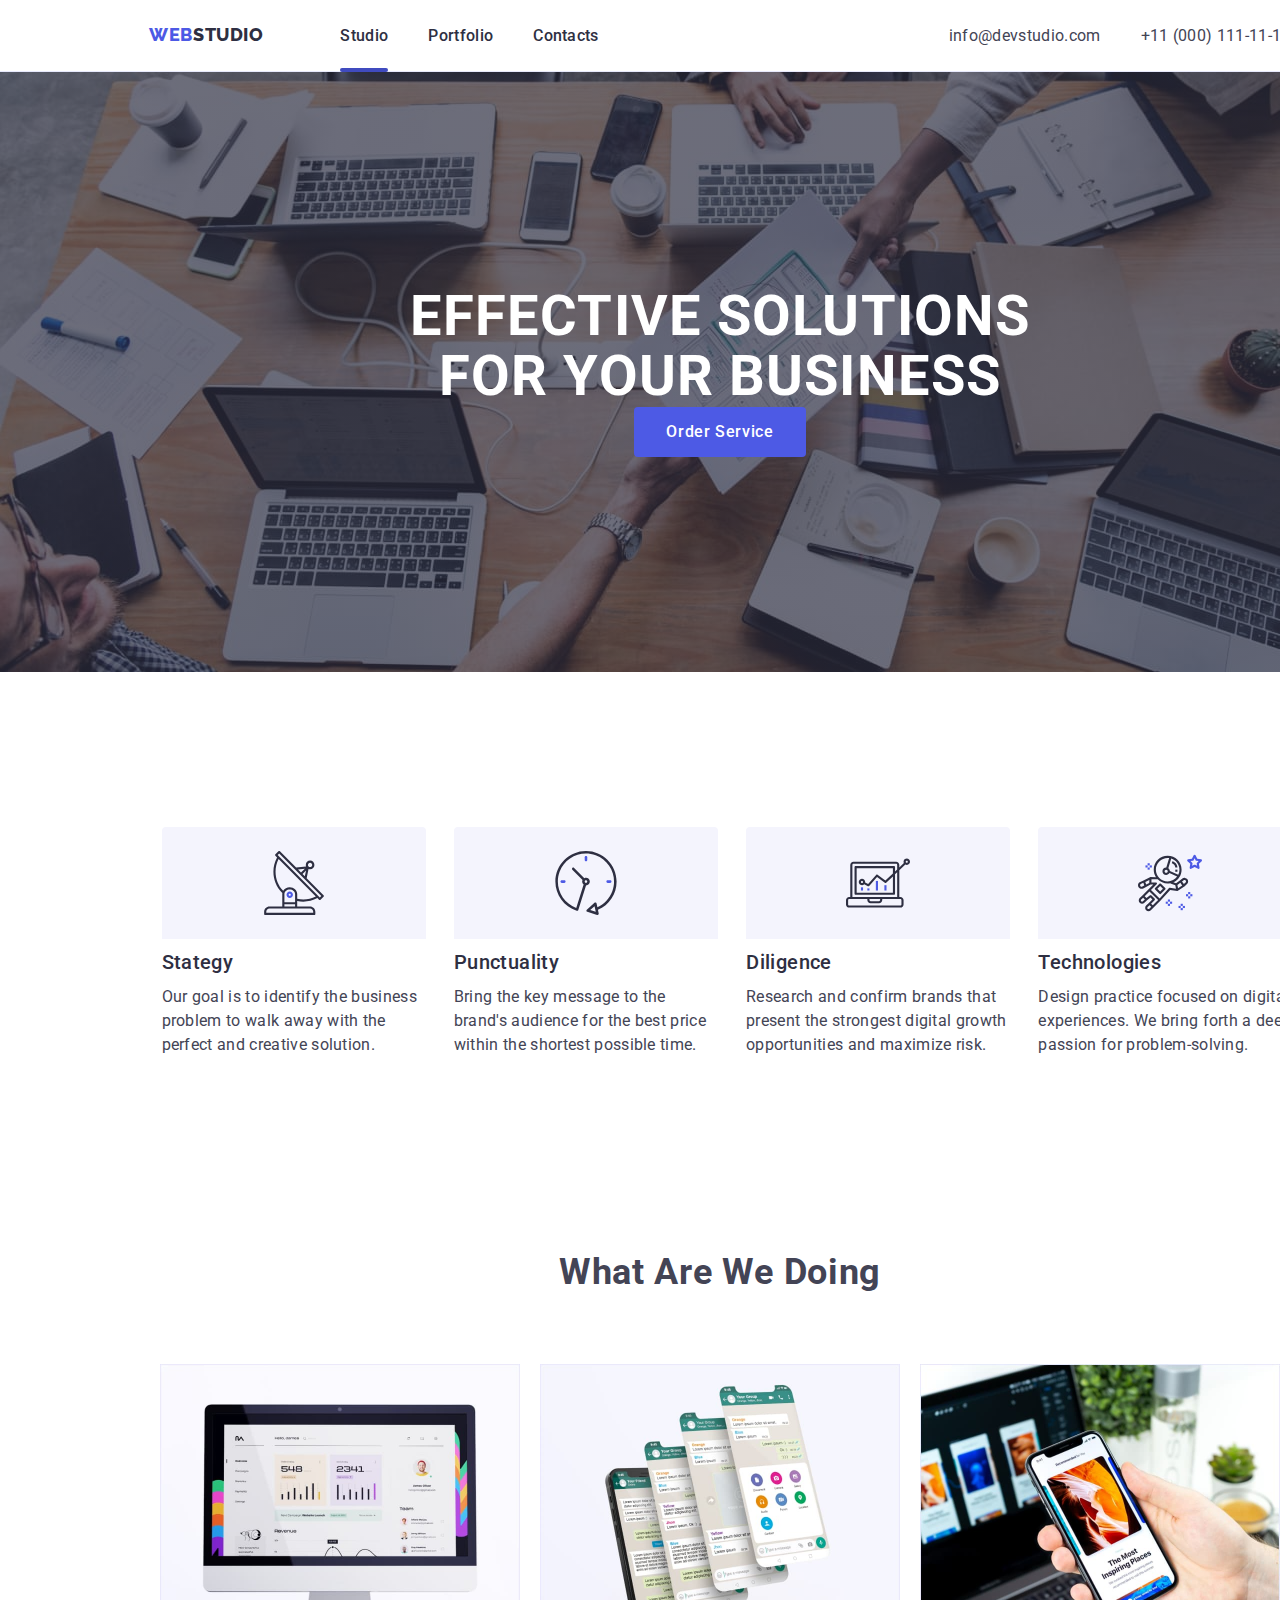
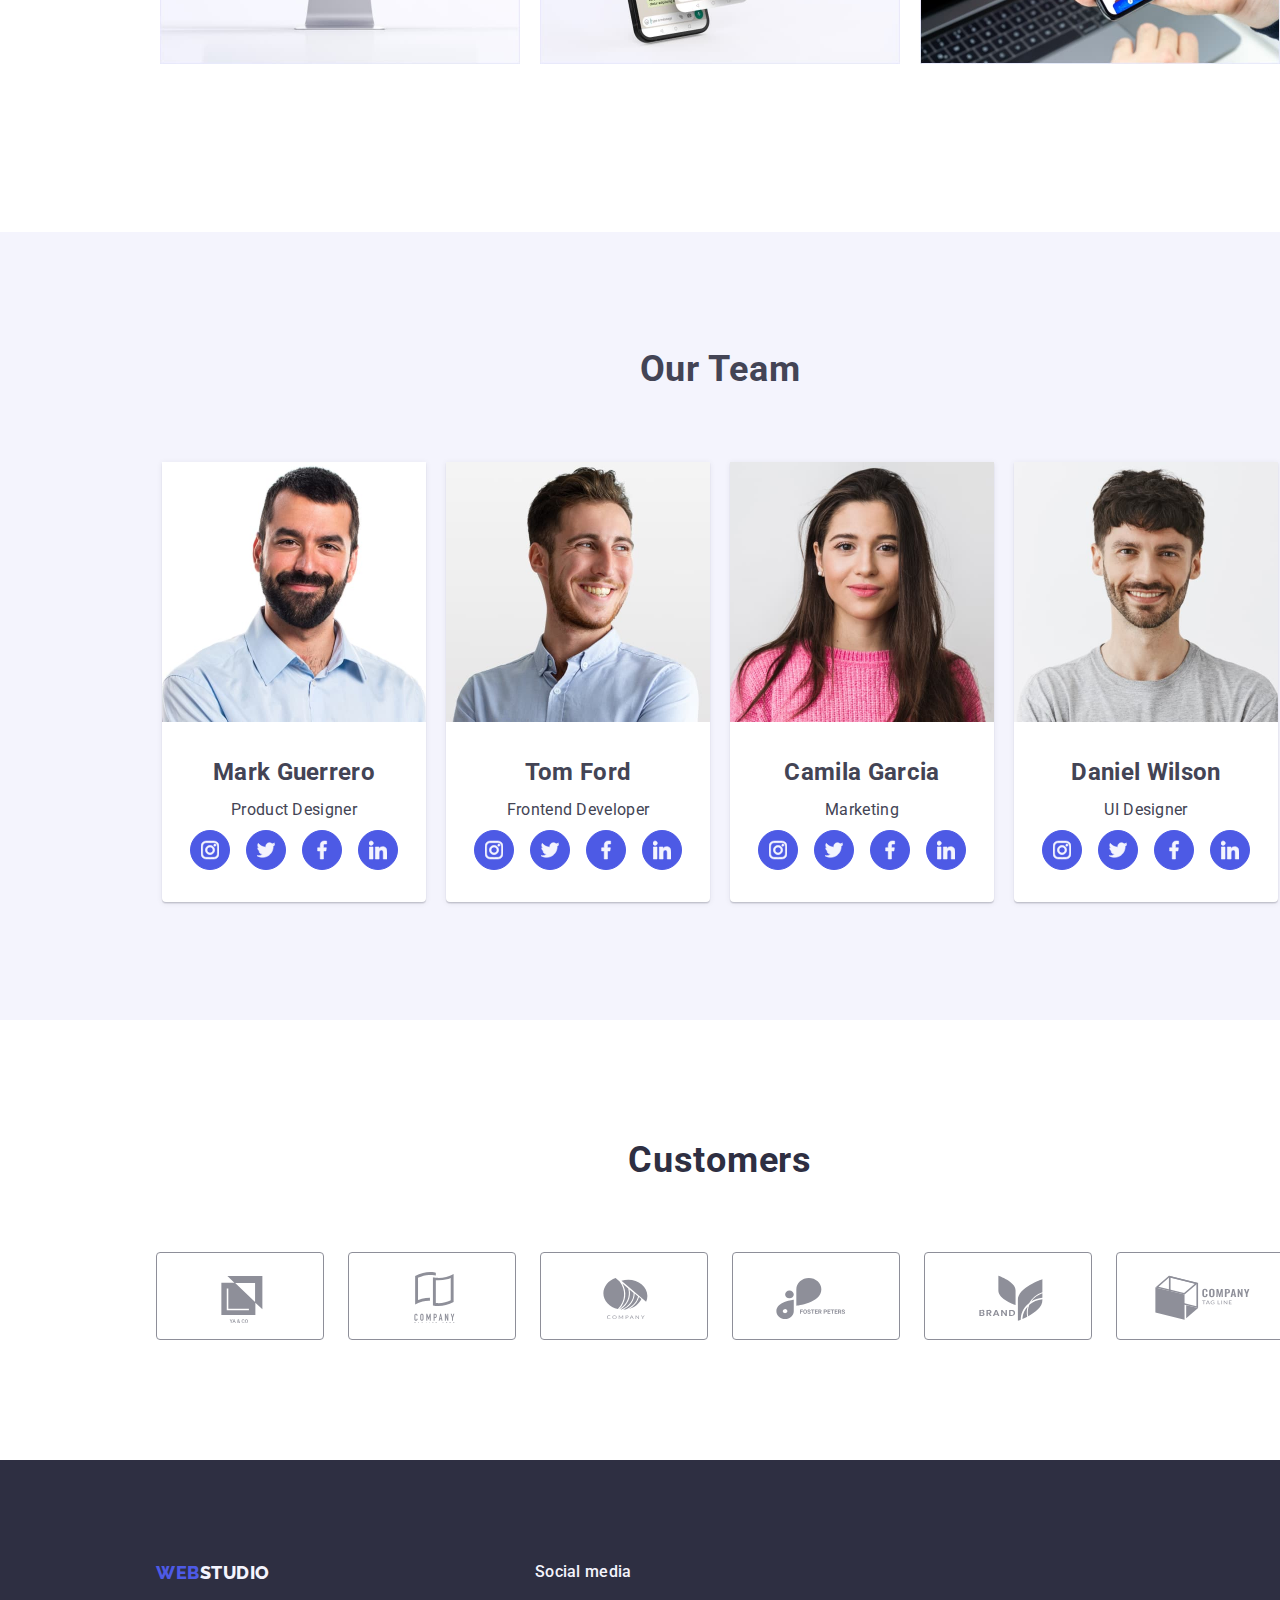
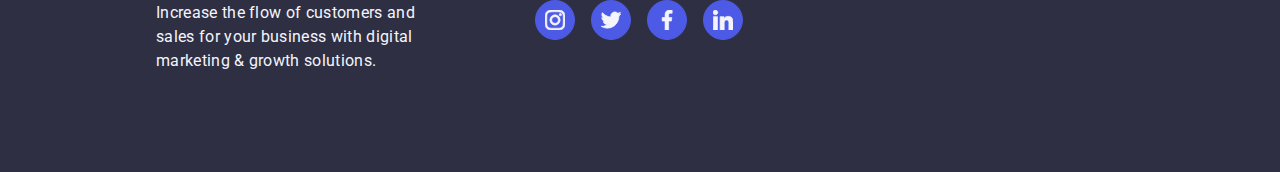
<file: index.html>
<!DOCTYPE html>
<html lang="en">
<head>
    <meta charset="UTF-8">
    <meta name="viewport" content="width=device-width, initial-scale=1.0">
        <title>WebStudio</title>
        <link href="https://fonts.googleapis.com/css2?family=Raleway:wght@800&family=Roboto:wght@400;500;700;900&display=swap" rel="stylesheet">
        
        <link rel="stylesheet" href="https://cdnjs.cloudflare.com/ajax/libs/modern-normalize/2.0.0/modern-normalize.min.css"/>

        <link rel="stylesheet" href="./css/style.css">
    </head>
    <body>
    <header>
        <div class="navigation">
            <nav class="nav-parent">
            <!-- logo -->
                <a href="index.html" target="_parent" class="logo"
                ><span>WEB</span
                    ><span>STUDIO</span></a>
            <!-- navigation -->
            <ul class="nav-list">
                <li>
                    <a href="index.html" target="_parent" class="link nav-link-active"
                    >Studio</a>
                    <div class="underline"></div>
                </li>
                <li>
                    <a href="portfolio.html" target="_parent" class="link nav-link"
                    >Portfolio</a>
                    <div class="underline"></div>
                </li>
                <li>
                    <a href="contact.html" target="_parent" class="link nav-link"
                    >Contacts</a>
                    <div class="underline"></div>
                </li>
            </ul>
            </nav>
            <!-- navigation contact -->
            <ul class="nav-contact">
                <li>
                    <a href="mailto:info@devstudio" target="_parent" class="link"
                    >info@devstudio.com</a>
                </li>
                <li>
                    <a href="tel:+110001111111" target="_parent" class="link"
                    >+11 (000) 111-11-11</a>
                </li>
            </ul>
        </div>
    </header>
    <!--- Main body of page -->
    <main>
    <section class="hero">
        <h1 class="hero-text">
            Effective Solutions <br>
            for Your Business
        </h1>
        <button type="button" class="hero-btn data-modal-open">Order Service</button>
        <div class="data-modal is-hidden">
            <div class="modal-content">
                <span class="data-modal-close">&times;</span>
                <p>Lorem ipsum dolor sit amet consectetur 
                    adipisicing elit. Modi, deserunt soluta ipsum voluptas 
                    nesciunt facilis harum maiores eius dolor voluptates 
                    recusandae est in et placeat adipisci eaque nostrum 
                    accusamus quia!</p>

            </div>
        </div>
    </section>
    <!--- section 1 -->
    <section class="body-text">
        <ul class="body-text-list">
            <li>
                <div class="body-img">
                    <svg class="icons-body">
                        <use href="./images/icons.svg#icon-antenna" width="64" height="64"></use>
                    </svg>
                </div>
                <h3>Stategy</h3>
                <p>Our goal is to identify the business problem to walk away with the perfect and creative solution.</p>
            </li>
            <li>
                <div class="body-img">
                    <svg class="icons-body">
                        <use href="./images/icons.svg#icon-clock" width="64" height="64"></use>
                    </svg>
                </div>
                <h3>Punctuality</h3>
                <p>Bring the key message to the brand's audience for the best price within the shortest possible time.</p>
            </li>
            <li>
                <div class="body-img">
                    <svg class="icons-body">
                        <use href="./images/icons.svg#icon-diagram" width="64" height="64"></use>
                    </svg>
                </div>
                <h3>Diligence</h3>
                <p>Research and confirm brands that present the strongest digital growth opportunities and maximize risk.</p>
            </li>
            <li>
                <div class="body-img">
                    <svg class="icons-body">
                        <use href="./images/icons.svg#icon-astronaut" width="64" height="64"></use>
                    </svg>
                </div>
                <h3>Technologies</h3>
                <p>Design practice focused on digital experiences. We bring forth a deep passion for problem-solving.</p>
            </li>
        </ul>
    </section>
    <!--- section 2 -->
    <section class="body-feature">
        <h2 class="body-head">What are we doing</h2>
        <ul class="body-feature-list">
            <li>
                <img src="images/computer.jpg" alt="computer" height="300" width="360">
            </li>
            <li>
                <img src="images/cellphone.jpg" alt=" cellphone" height="300" width="360">
            </li>
            <li>
                <img src="images/phone-laptop.jpg" alt="phone-laptop" height="300" width="360">
            </li>
        </ul>
    </section>
    <!--- section 3-->
    <section class="body-team">
        <h2 class="body-head head-team">Our Team</h2>
        <ul class="body-team-list">
            <li class="image-list">
                <img src="images/mark-guerrero.jpg" alt="Mark Guerrero" height="260" width="264">
                <div class="image-disc">
                    <h2>Mark Guerrero</h2>
                    <p>Product Designer</p>
                    <ul class="team-social">
                        <li>
                            <a href="" class="social-icon team-icon">
                                <svg class="icons-team">
                                    <use href="./images/icons.svg#icon-instagram" ></use>
                                </svg>
                            </a>
                        </li>
                        <li>
                            <a href="" class="social-icon team-icon">
                                <svg class="icons-team">
                                    <use href="./images/icons.svg#icon-twitter" ></use>
                                </svg>
                            </a>
                        </li>
                        <li>
                            <a href="" class="social-icon team-icon">
                                <svg class="icons-team">
                                    <use href="./images/icons.svg#icon-facebook" ></use>
                                </svg>
                            </a>
                        </li>
                        <li>
                            <a href="" class="social-icon team-icon">
                                <svg class="icons-team">
                                    <use href="./images/icons.svg#icon-linkedin" ></use>
                                </svg>
                            </a>
                        </li>
                    </ul>
                </div>
            </li>
            <li class="image-list">
                <img src="images/tom-ford.jpg" alt="Tom Ford" height="260" width="264">
                <div class="image-disc">
                    <h2>Tom Ford</h2>
                    <p>Frontend Developer</p>
                    <ul class="team-social">
                        <li>
                            <a href="" class="social-icon team-icon">
                                <svg class="icons-team">
                                    <use href="./images/icons.svg#icon-instagram"></use>
                                </svg>
                            </a>
                        </li>
                        <li>
                            <a href="" class="social-icon team-icon">
                                <svg class="icons-team">
                                    <use href="./images/icons.svg#icon-twitter"></use>
                                </svg>
                            </a>
                        </li>
                        <li>
                            <a href="" class="social-icon team-icon">
                                <svg class="icons-team">
                                    <use href="./images/icons.svg#icon-facebook"></use>
                                </svg>
                            </a>
                        </li>
                        <li>
                            <a href="" class="social-icon team-icon">
                                <svg class="icons-team">
                                    <use href="./images/icons.svg#icon-linkedin"></use>
                                </svg>
                            </a>
                        </li>
                    </ul>
                </div>
            </li>
            <li class="image-list">
                <img src="images/camila-garcia.jpg" alt="Camila Garcia" height="260" width="264">
                <div class="image-disc">
                    <h2>Camila Garcia</h2>
                    <p>Marketing</p>
                    <ul class="team-social">
                        <li>
                            <a href="" class="social-icon team-icon">
                                <svg class="icons-team">
                                    <use href="./images/icons.svg#icon-instagram"></use>
                                </svg>
                            </a>
                        </li>
                        <li>
                            <a href="" class="social-icon team-icon">
                                <svg class="icons-team">
                                    <use href="./images/icons.svg#icon-twitter"></use>
                                </svg>
                            </a>
                        </li>
                        <li>
                            <a href="" class="social-icon team-icon">
                                <svg class="icons-team">
                                    <use href="./images/icons.svg#icon-facebook"></use>
                                </svg>
                            </a>
                        </li>
                        <li>
                            <a href="" class="social-icon team-icon">
                                <svg class="icons-team">
                                    <use href="./images/icons.svg#icon-linkedin"></use>
                                </svg>
                            </a>
                        </li>
                    </ul>
                </div>
            </li>
            <li class="image-list">
                <img src="images/daniel-wilson.jpg" alt="Daniel Wilson" height="260" width="264">
                <div class="image-disc">
                    <h2>Daniel Wilson</h2>
                    <p>UI Designer</p>
                    <ul class="team-social">
                        <li>
                            <a href="" class="social-icon team-icon">
                                <svg class="icons-team">
                                    <use href="./images/icons.svg#icon-instagram"></use>
                                </svg>
                            </a>
                        </li>
                        <li>
                            <a href="" class="social-icon team-icon">
                                <svg class="icons-team">
                                    <use href="./images/icons.svg#icon-twitter"></use>
                                </svg>
                            </a>
                        </li>
                        <li>
                            <a href="" class="social-icon team-icon">
                                <svg class="icons-team">
                                    <use href="./images/icons.svg#icon-facebook"></use>
                                </svg>
                            </a>
                        </li>
                        <li>
                            <a href="" class="social-icon team-icon">
                                <svg class="icons-team">
                                    <use href="./images/icons.svg#icon-linkedin"></use>
                                </svg>
                            </a>
                        </li>
                    </ul>
                </div>
            </li>
        </ul>
    </section>
    <!-- section 4 -->
    <section class="customer-section">
        <div class="customer-container">
            <h2 class="customer-head">customers</h2>
            <ul class="customer-list">
                <li>
                    <svg class="icons-customer">
                        <use href="./images/icons.svg#icon-customer-1" width="104" height="56"></use>
                    </svg>
                </li>
                <li>
                    <svg class="icons-customer">
                        <use href="./images/icons.svg#icon-customer-2" width="104" height="56"></use>
                    </svg>
                </li>
                <li>
                    <svg class="icons-customer">
                        <use href="./images/icons.svg#icon-customer-3" width="104" height="56"></use>
                    </svg>
                </li>
                <li>
                    <svg class="icons-customer">
                        <use href="./images/icons.svg#icon-customer-4" width="104" height="56"></use>
                    </svg>
                </li>
                <li>
                    <svg class="icons-customer">
                        <use href="./images/icons.svg#icon-customer-5" width="104" height="56"></use>
                    </svg>
                </li>
                <li>
                    <svg class="icons-customer">
                        <use href="./images/icons.svg#icon-customer-6" width="104" height="56"></use>
                    </svg>
                </li>
            </ul>
        </div>
    </section>
    </main>
    <!--- Footer -->
    <footer class="footer-page">
        <div class="footer">
            <a href="index.html" target="_parent" class="logo"
            ><span>WEB</span
                ><span>STUDIO</span></a>
            <p> Increase the flow of customers and <br>
                sales for your business with digital <br>
                marketing & growth solutions.
            </p>
        </div>
        <div class="social-container">
            <p class="social-head">Social media</p>
            <ul class="social-list">
                <li>
                    <a href="#" class="social-icon footer-icon" target="_blank">
                        <svg class="icons">
                            <use href="./images/icons.svg#icon-instagram" ></use>
                        </svg>
                    </a>
                </li>
                <li>
                    <a href="#" class="social-icon footer-icon" target="_blank">
                        <svg class="icons">
                            <use href="./images/icons.svg#icon-twitter" ></use>
                        </svg>
                    </a>
                </li>
                <li>
                    <a href="#" class="social-icon footer-icon" target="_blank">
                        <svg class="icons">
                            <use href="./images/icons.svg#icon-facebook" ></use>
                        </svg>
                    </a>
                </li>
                <li>
                    <a href="#" class="social-icon footer-icon" target="_blank">
                        <svg class="icons">
                            <use href="./images/icons.svg#icon-linkedin"></use>
                        </svg>
                    </a>
                </li>
                
            </ul>
        </div>
    </footer>
    <script src="./js/modal.js"></script>
    </body>
</html>
</file>
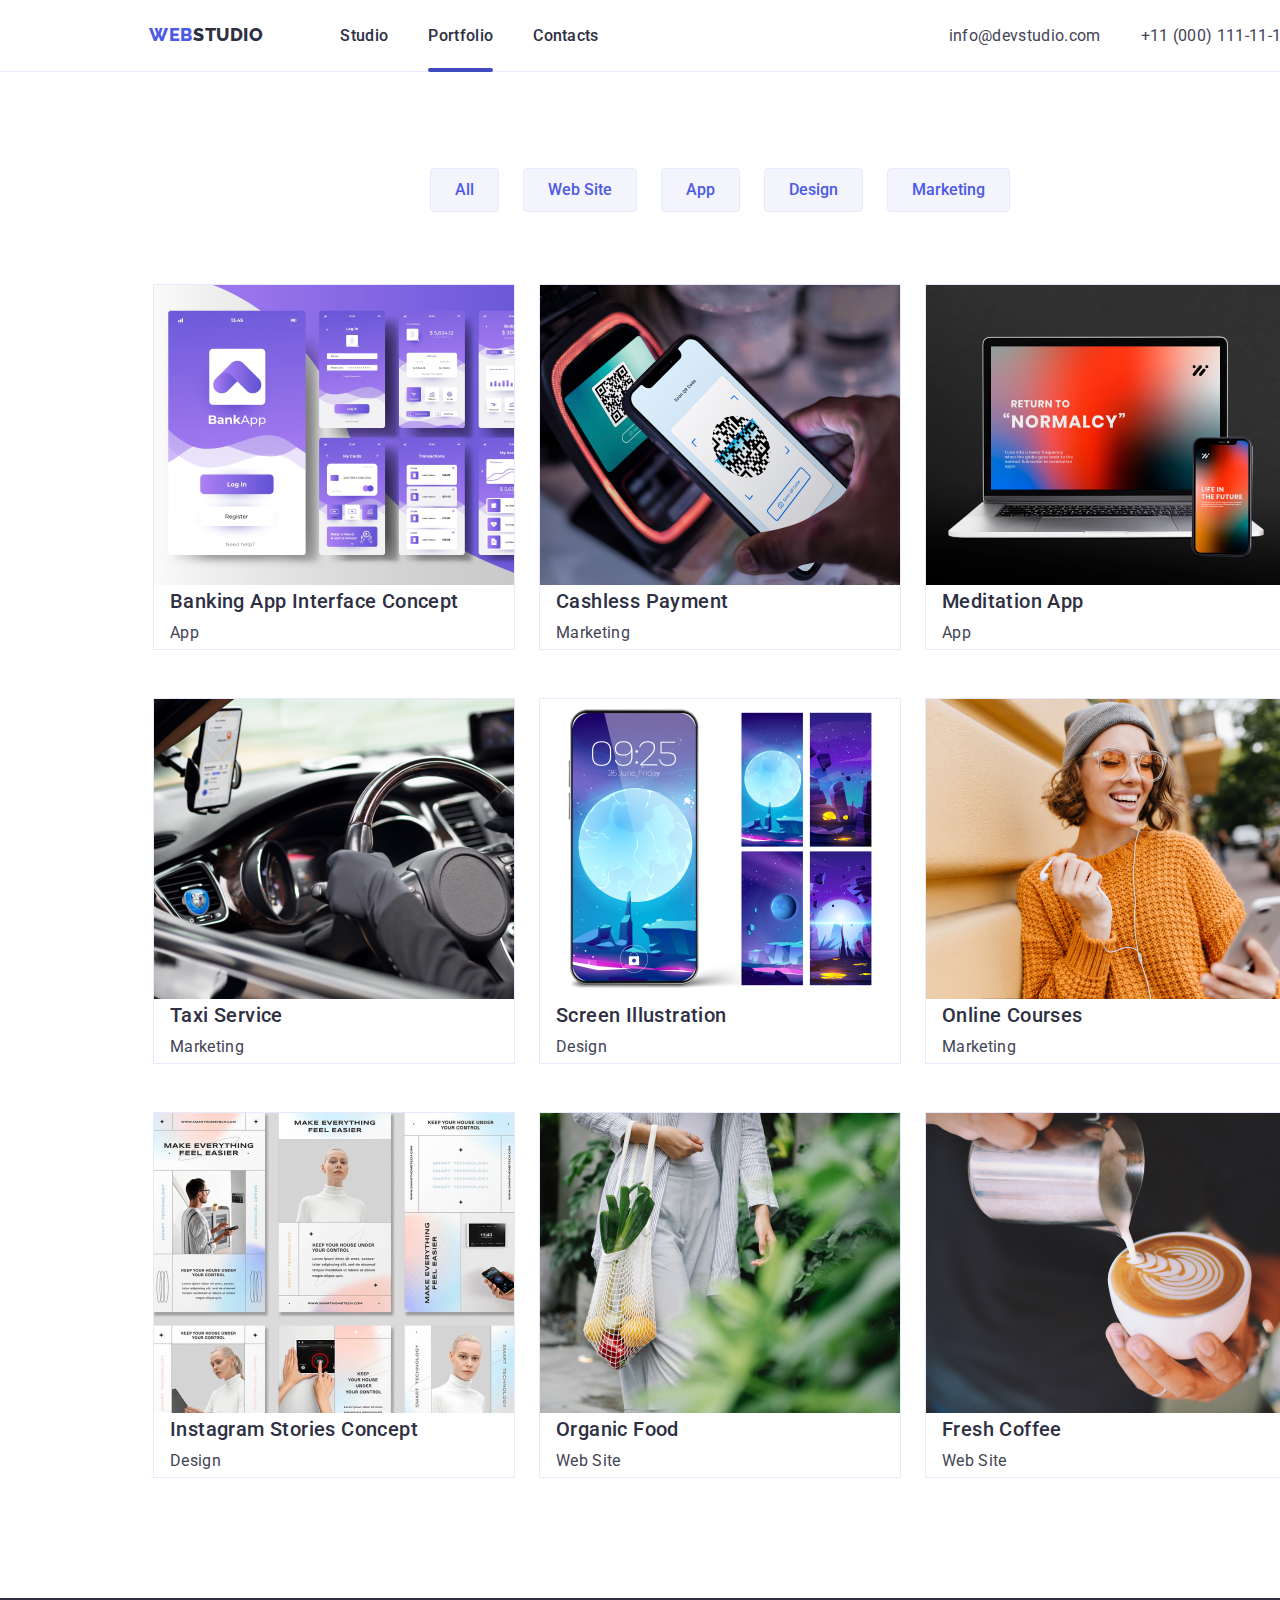
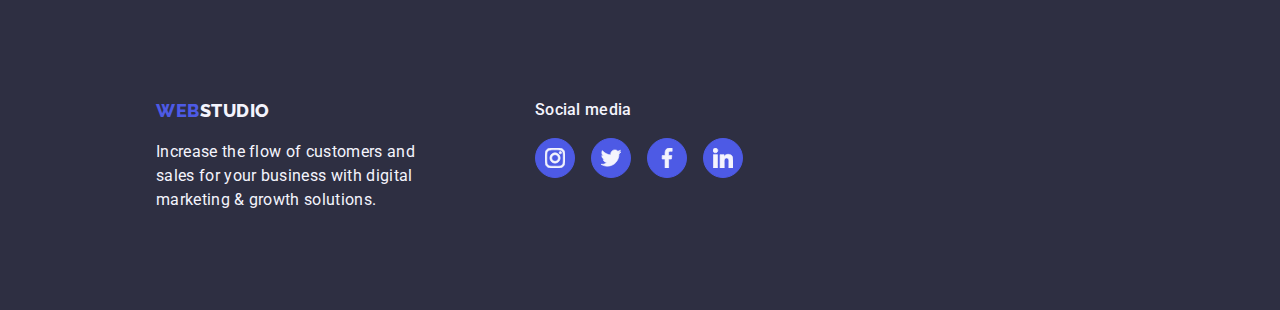
<file: portfolio.html>
<!DOCTYPE html>
<html lang="en">
<head>
    <meta charset="UTF-8">
    <meta name="viewport" content="width=device-width, initial-scale=1.0">
    <title>Portfolio</title>
    <link href="https://fonts.googleapis.com/css2?family=Raleway:wght@800&family=Roboto:wght@400;500;700;900&display=swap"rel="stylesheet">
    
    <link rel="stylesheet" href="https://cdnjs.cloudflare.com/ajax/libs/modern-normalize/2.0.0/modern-normalize.min.css" />
    
    <link rel="stylesheet" href="./css/style.css">
</head>
<body class="portfolio">
    <header>
        <div class="navigation">
            <nav class="nav-parent">
                <!-- logo -->
                <a href="index.html" target="_parent" class="logo"><span>WEB</span><span>STUDIO</span></a>
                <!-- navigation -->
                <ul class="nav-list">
                    <li>
                        <a href="index.html" target="_parent" class="link nav-link">Studio</a>
                        <div class="underline"></div>
                    </li>
                    <li>
                        <a href="portfolio.html" target="_parent" class="link nav-link-active">Portfolio</a>
                        <div class="underline"></div>
                    </li>
                    <li>
                        <a href="contact.html" target="_parent" class="link nav-link">Contacts</a>
                        <div class="underline"></div>
                    </li>
                </ul>
            </nav>
            <!-- navigation contact -->
            <ul class="nav-contact">
                <li>
                    <a href="mailto:info@devstudio" target="_parent" class="link">info@devstudio.com</a>
                </li>
                <li>
                    <a href="tel:+110001111111" target="_parent" class="link">+11 (000) 111-11-11</a>
                </li>
            </ul>
        </div>
    </header>
    <main>
        <nav class="nav-btn">
            <button type="button">all</button>
            <button type="button">web site</button>
            <button type="button">app</button>
            <button type="button">design</button>
            <button type="button">marketing</button>
        </nav>
        <section class="picture-container">
            <ul class="picture-parent">
                <li class="picture-list">
                    <div class="box">
                        <img src="./images/app-design.jpg" alt="Banking App" width="360" height="300">
                        <div class="overlay">
                            <p>
                                14 Stylish and User-Friendly App Design 
                                Concepts · Task Manager App · Calorie 
                                Tracker App · Exotic Fruit Ecommerce 
                                App · Cloud Storage App
                            </p>
                        </div>
                    </div>
                    <div class="list-disc">
                        <h3>Banking App Interface Concept</h3>
                        <p>App</p>
                    </div>
                </li>
                <li class="picture-list">
                    <div class="box">
                        <img src="./images/qr-code-scanning.jpg" alt="Cashless Payment" width="360" height="300">
                        <div class="overlay">
                            <p>
                                14 Stylish and User-Friendly App Design
                                Concepts · Task Manager App · Calorie
                                Tracker App · Exotic Fruit Ecommerce
                                App · Cloud Storage App
                            </p>
                        </div>
                    </div>
                    <div class="list-disc">
                        <h3>Cashless Payment</h3>
                        <p>Marketing</p>
                    </div>
                </li>
                <li class="picture-list">
                    <div class="box">
                        <img src="./images/laptop-phone-display.jpg" alt="Meditation" width="360" height="300">
                        <div class="overlay">
                            <p>
                                14 Stylish and User-Friendly App Design
                                Concepts · Task Manager App · Calorie
                                Tracker App · Exotic Fruit Ecommerce
                                App · Cloud Storage App
                            </p>
                        </div>
                    </div>
                    <div class="list-disc">
                        <h3>Meditation App</h3>
                        <p>App</p>
                    </div>
                </li>
            </ul>
            <ul class="picture-parent">
                <li class="picture-list">
                    <div class="box">
                        <img src="./images/car-steering-wheel.jpg" alt="Taxi Service" width="360" height="300">
                        <div class="overlay">
                            <p>
                                14 Stylish and User-Friendly App Design
                                Concepts · Task Manager App · Calorie
                                Tracker App · Exotic Fruit Ecommerce
                                App · Cloud Storage App
                            </p>
                        </div>
                    </div>
                    <div class="list-disc">
                        <h3>Taxi Service</h3>
                        <p>Marketing</p>
                    </div>
                </li>
                <li class="picture-list">
                    <div class="box">
                        <img src="./images/phone-screen.jpg" alt="Screen Illustration" width="360" height="300">
                        <div class="overlay">
                            <p>
                                14 Stylish and User-Friendly App Design
                                Concepts · Task Manager App · Calorie
                                Tracker App · Exotic Fruit Ecommerce
                                App · Cloud Storage App
                            </p>
                        </div>
                    </div>
                    <div class="list-disc">
                        <h3>Screen Illustration</h3>
                        <p>Design</p>
                    </div>
                </li>
                <li class="picture-list">
                    <div class="box">
                        <img src="./images/smilling.jpg" alt="Online Courses" width="360" height="300">
                        <div class="overlay">
                            <p>
                                14 Stylish and User-Friendly App Design
                                Concepts · Task Manager App · Calorie
                                Tracker App · Exotic Fruit Ecommerce
                                App · Cloud Storage App
                            </p>
                        </div>
                    </div>
                    <div class="list-disc">
                        <h3>Online Courses</h3>
                        <p>Marketing</p>
                    </div>
                </li>
            </ul>
            <ul class="picture-parent">
                <li class="picture-list">
                    <div class="box">
                        <img src="./images/AI.jpg" alt="Instagram Stories" width="360" height="300">
                        <div class="overlay">
                            <p>
                                14 Stylish and User-Friendly App Design
                                Concepts · Task Manager App · Calorie
                                Tracker App · Exotic Fruit Ecommerce
                                App · Cloud Storage App
                            </p>
                        </div>
                    </div>
                    <div class="list-disc">
                        <h3>Instagram Stories Concept</h3>
                        <p>Design</p>
                    </div>
                </li>
                <li class="picture-list">
                    <div class="box">
                        <img src="./images/food-bag.jpg" alt="Organic Food" width="360" height="300">
                        <div class="overlay">
                            <p>
                                14 Stylish and User-Friendly App Design
                                Concepts · Task Manager App · Calorie
                                Tracker App · Exotic Fruit Ecommerce
                                App · Cloud Storage App
                            </p>
                        </div>
                    </div>
                    <div class="list-disc">
                        <h3>Organic Food</h3>
                        <p>Web Site</p>
                    </div>
                </li>
                <li class="picture-list">
                    <div class="box">
                        <img src="./images/coffee.jpg" alt="Fresh Coffee" width="360" height="300">
                        <div class="overlay">
                            <p>
                                14 Stylish and User-Friendly App Design
                                Concepts · Task Manager App · Calorie
                                Tracker App · Exotic Fruit Ecommerce
                                App · Cloud Storage App
                            </p>
                        </div>
                    </div>
                    <div class="list-disc">
                        <h3>Fresh Coffee</h3>
                        <p>Web Site</p>
                    </div>
                </li>
            </ul>
        </section>
    </main>
    <footer class="footer-page">
        <div class="footer">
            <a href="index.html" target="_parent" class="logo"><span>WEB</span><span>STUDIO</span></a>
            <p> Increase the flow of customers and <br>
                sales for your business with digital <br>
                marketing & growth solutions.
            </p>
        </div>
        <div class="social-container">
            <p class="social-head">Social media</p>
            <ul class="social-list">
                <li>
                    <a href="#" class="social-icon footer-icon" target="_blank">
                        <svg class="icons">
                            <use href="./images/icons.svg#icon-instagram"></use>
                        </svg>
                    </a>
                </li>
                <li>
                    <a href="#" class="social-icon footer-icon" target="_blank">
                        <svg class="icons">
                            <use href="./images/icons.svg#icon-twitter"></use>
                        </svg>
                    </a>
                </li>
                <li>
                    <a href="#" class="social-icon footer-icon" target="_blank">
                        <svg class="icons">
                            <use href="./images/icons.svg#icon-facebook"></use>
                        </svg>
                    </a>
                </li>
                <li>
                    <a href="#" class="social-icon footer-icon" target="_blank">
                        <svg class="icons">
                            <use href="./images/icons.svg#icon-linkedin"></use>
                        </svg>
                    </a>
                </li>
        
            </ul>
        </div>
    </footer>
</body>
</html>
</file>
<file: css/style.css>
:root {
    --IRIS: #4D5AE5;
    --OCEAN: #404BBF;
    --button: #2f3eec;
    --NAVY-BLUE: #2E2F42;
    --CLOUD: #F4F4FD;
    --WHITE: #FFF;
    --SLATE: #434455;
    --ACTIVE: #ff0000;
    --CORNFLOWER: #E7E9FC;
    --GREY: rgba(46, 47, 66, 0.70);
    --GREEN: #31D0AA;
    --LIGHT-SLATE: #8E8F99;
    --DAIRY: #FCFCFC;
}

* {
    margin: 0;
    padding: 0;
}

/* start of general styling */
body {
    font-family: "Roboto", sans-serif;
    font-size: 16px;
    font-weight: 400;
    color: var(--SLATE);
    line-height: 1.5;
    letter-spacing: 0.32px;
    width: 1440px;
    /* height: 3200px; */
    margin: auto;
}

.logo {
    font-family: "Raleway", sans-serif;
    text-decoration: none;
    font-size: 18px;
    font-weight: 800;
    line-height: 1.16;
    letter-spacing: 0.54px;
    text-transform: uppercase;
}

.logo span:nth-child(1) {
    color: var(--IRIS);
}

.logo span:nth-child(2) {
    color: var(--NAVY-BLUE);
}

.nav-list,
.nav-contact,
.customer-list {
    margin: 0;
    list-style: none;
    padding-left: 0;
}

.nav-list .link {
    color: var(--NAVY-BLUE);
    text-decoration: none;
    font-weight: 500;
}

.nav-contact .link {
    color: var(--SLATE);
    text-decoration: none;
}

.link:hover,
.link:focus {
    color: var(--OCEAN);
    cursor: pointer;
    transition: 250ms ease-in-out;
    transition-timing-function: cubic-bezier(0.4, 0, 0.2, 1);
}

/* .nav-list {
    height: 48px;
} */

/* option 1 with margin-top 24px*/
/* .nav-list li {
    position: relative;
    overflow: hidden;
    margin: 0 auto;
}
.underline {
    position: absolute;
    width: 100%;
    height: 4px;
    bottom: 0;
    left: 0;
    border-radius: 2px;
    background: var(--OCEAN);
    transform: translatey(100%);
    transition: transform 250ms ease-in-out;
    transition-timing-function: cubic-bezier(0.4, 0, 0.2, 1);
}

.nav-list li:hover .underline {
    transform: translatey(0);
} */

/* option 2 */
.nav-link:hover {
    padding-bottom: 23px;
    border-radius: 2px;
    border-bottom: 4px solid var(--OCEAN);
    transition: transform 250ms ease-in-out;
    transition-timing-function: cubic-bezier(0.4, 0, 0.2, 1);
}

/* option 3 with margin-top 24px*/
/* .underline {
    display: flex;
    flex-direction: column; 
    gap: 20px;
    margin: 0;
    padding: 0;
}

.line {
    height: 4px;
    width: 100%;
    border-radius: 2px;
    background-color: var(--OCEAN);
    transition: transform 250ms ease-in-out;
    transition-timing-function: cubic-bezier(0.4, 0, 0.2, 1);
    visibility: hidden;
}
.underline:hover .line {
    visibility: visible;
} */

.nav-link-active::after {
    position: relative;
    content: " ";
    display: flex;
    height: 4px;
    width: 100%;
    top: 20px;
    border-radius: 2px;
    background-color: var(--OCEAN);
}

.hero {
    /* background: var(--GREY); */
    /* background-blend-mode: darken; */
    background-image: linear-gradient(to top, var(--GREY), var(--GREY)), url(../images/people-office.jpg);
}

.hero-text {
    color: var(--WHITE);
    text-align: center;
    font-size: 56px;
    font-weight: 700;
    line-height: 1.07;
    letter-spacing: 1.12px;
}

.hero-btn {
    border: none;
    color: var(--WHITE);
    border-radius: 4px;
    background: var(--IRIS);
    font-weight: 500;
    letter-spacing: 0.64px;
}

.hero-btn:hover,
.hero-btn:focus {
    background-color: var(--OCEAN);
    cursor: pointer;
    transition: 250ms ease-in-out;
    transition-timing-function: cubic-bezier(0.4, 0, 0.2, 1);
}

.body-text-list,
.body-feature-list,
.body-team-list {
    list-style: none;
    padding-left: 0;
}

.body-text-list h3 {
    color: var(--NAVY-BLUE);
    font-size: 20px;
    font-weight: 500;
    letter-spacing: 0.4px;
}

.body-head {
    font-size: 36px;
    font-weight: 700;
    line-height: 1.11;
    letter-spacing: 0.72px;
    text-transform: capitalize;
    text-align: center;
}

.customer-head {
    color: var(--NAVY-BLUE, #2E2F42);
    text-align: center;
    font-family: Roboto;
    font-size: 36px;
    font-weight: 700;
    line-height: 1.111;
    letter-spacing: 0.72px;
    text-transform: capitalize;
}

.footer-page,
.footer-page span:nth-child(2) {
    background-color: var(--NAVY-BLUE);
    color: var(--CLOUD);
}

.social-icon {
    display: flex;
    height: 40px;
    width: 40px;
    background-color: var(--IRIS);
    border: 1px solid var(--IRIS);
    border-radius: 50%;
    align-items: center;
    justify-content: center;
}

/* end of general styling */

/* start of navigation positioning */
.navigation {
    display: flex;
    height: 72px;
    flex-shrink: 0;
    border-bottom: 1px solid var(--CORNFLOWER);
    background: var(--WHITE);
    align-items: center;
    justify-content: center;
}

.nav-parent {
    display: flex;
    align-items: center;
    /* justify-content: center; */
}

.logo {
    display: flex;
    align-items: center;
    flex-shrink: 0;
}

.nav-list {
    display: flex;
    margin-top: 4px;
    /* align-items: center; */
    gap: 40px;
    padding-inline-start: 76px;
}

.nav-contact {
    display: flex;
    padding-inline-start: 350px;
    gap: 40px;
}

/* end of navigation positioning */

/* start of hero section */
.hero {
    display: flex;
    align-items: center;
    justify-content: center;
    flex-direction: column;
    text-transform: uppercase;
    width: 1440px;
    height: 600px;
    flex-shrink: 0;
}

.hero-btn {
    display: inline-flex;
    padding: 16px 32px;
    align-items: flex-start;
    gap: 10px;
}

/* end of hero section */

/* start of section 1 */
.body-text {
    display: flex;
    height: 300px;
    align-items: center;
    justify-content: center;
    background-color: var(--WHITE);
    margin: 120px 0 120px 0;
}

.body-text-list li {
    display: inline-flex;
    flex-direction: column;
    padding-left: 24px;
    gap: 8px;
}

.body-text-list li h3,
.body-text-list li p {
    margin: 0;
    width: 264px;
}

.body-img {
    display: flex;
    justify-content: center;
    width: 264px;
    height: 112px;
    border-radius: 4px 4px 0 0;
    background: var(--CLOUD);
}

.icons-body {
    display: inline-flex;
    padding: 24px 100px;
}

/* end of section 1 */

/* start of section 2 */
.body-feature {
    display: flex;
    height: 500px;
    align-items: center;
    justify-content: center;
    flex-direction: column;
    background-color: var(--WHITE);
    margin: 120px 0 120px;
}

.body-feature h2 {
    padding-bottom: 72px;
}

.body-feature-list {
    display: inline-flex;
    gap: 20px;
}

/* end of section 2 */

/* start of section 3 */
.body-team {
    display: flex;
    height: 788px;
    align-items: center;
    justify-content: center;
    flex-direction: column;
    background-color: var(--CLOUD);
}

.head-team {
    margin-bottom: 72px;
}

.body-team-list {
    display: inline-flex;
    text-align: center;
    gap: 20px;
}

.image-list {
    display: inline-flex;
    padding-bottom: 0px;
    flex-direction: column;
    align-items: center;

    border-radius: 0px 0px 4px 4px;
    background: var(--WHITE, #FFF);
    box-shadow: 0px 2px 1px 0px rgba(46, 47, 66, 0.08),
        0px 1px 1px 0px rgba(46, 47, 66, 0.16),
        0px 1px 6px 0px rgba(46, 47, 66, 0.08);
}

.image-disc {
    display: inline-flex;
    margin: 32px 0;
    width: 232px;
    flex-direction: column;
    justify-content: center;
    align-items: center;
    gap: 8px;
}

.image-disc h2,
.image-disc p {
    display: inline-flex;
    flex-direction: column;
    margin: 0;
}

.team-social {
    display: flex;
    padding: 0;
    margin: 0;
    gap: 16px;
    list-style: none;
}

.icons-team {
    padding: 10px;
    fill: var(--CLOUD);
    width: 40px;
    height: 40px;
    stroke: var(--CLOUD);
    box-shadow: none;
    align-items: center;
    margin: 0px;
}

.team-icon:hover {
    cursor: pointer;
    background-color: var(--OCEAN);
    border-color: var(--OCEAN);
    transition: 250ms ease-in-out;
    transition-timing-function: cubic-bezier(0.4, 0, 0.2, 1);
}

/* end of section 3 */

/* start of customer section */
.customer-container {
    display: flex;
    justify-content: center;
    flex-direction: column;
    margin: 120px 156px 120px 156px;
    gap: 72px;
}

.customer-list {
    display: inline-flex;
    justify-content: center;
    gap: 24px;
}

.customer-list li {
    display: inline-flex;
    width: 168px;
    height: 88px;
    flex-shrink: 0;
    border-radius: 4px;
    border: 1px solid var(--LIGHT-SLATE);
}

.icons-customer {
    padding: 16px 32px;
    width: auto;
    height: auto;
    fill: var(--LIGHT-SLATE);
}

.icons-customer:hover,
.customer-list li:hover {
    border-color: var(--OCEAN);
    cursor: pointer;
    fill: var(--OCEAN);
    transition: 250ms ease-in-out;
    transition-timing-function: cubic-bezier(0.4, 0, 0.2, 1);
}

/* end of customer section */

/* start of footer */
.footer-page {
    display: flex;
    height: 312px;
    padding-inline-start: 156px;
    padding-inline-end: 156px;
}

.footer {
    display: flex;
    flex-direction: column;
    padding-top: 101.5px;
    gap: 16px;
}

.logo {
    display: inline-flex;
    height: 24px;
    width: 115px;
}

.social-container {
    display: inline-flex;
    flex-direction: column;
    gap: 16px;
    padding-top: 100px;
    padding-left: 120px;
}

.social-head {
    font-weight: 500;
    line-height: 1.5;
    letter-spacing: 0.32px;
    padding: 0;
    margin: 0;
}

.social-list {
    display: flex;
    padding: 0;
    margin: 0;
    gap: 16px;
    list-style: none;
}

.footer-icon:hover {
    cursor: pointer;
    background-color: var(--GREEN);
    border-color: var(--GREEN);
    transition: 250ms ease-in-out;
    transition-timing-function: cubic-bezier(0.4, 0, 0.2, 1);
}

.icons {
    fill: var(--CLOUD);
    width: 20px;
    height: 20px;
    stroke: var(--CLOUD);
    margin: 0px;
}

/* end of footer */

/* start general styling for Portfolio page */
/* .portfolio {
    height: 1900px;
} */
.nav-btn button {
    font-weight: 500;
    text-transform: capitalize;
    color: var(--IRIS);
    padding: 12px 24px;

    border-radius: 4px;
    border: 1px solid var(--CORNFLOWER);
    background: var(--CLOUD);
}

.nav-btn button:hover {
    color: var(--WHITE);
    background-color: var(--IRIS);
    transition: 250ms ease-in-out;
    transition-timing-function: cubic-bezier(0.4, 0, 0.2, 1);
}

.picture-parent {
    list-style: none;
}

.picture-list h3 {
    font-size: 20px;
    font-weight: 500;
    color: var(--NAVY-BLUE);
    line-height: 1.2;
    letter-spacing: 0.4px;
}

.picture-list {
    border: 1px solid var(--CORNFLOWER);
    background: var(--WHITE);
}

/* end of general styling for Portfolio page */

/* start of nav button */
.nav-btn {
    display: flex;
    align-items: center;
    justify-content: center;
    gap: 24px;

    margin-top: 96px;
    margin-left: 427px;
    margin-right: 427px;
    margin-bottom: 72px;
}

/* end of nav button */

/* start of picture list */
.picture-container {
    display: flex;
    flex-direction: column;
    padding-bottom: 72px;
}

.picture-parent {
    display: flex;
    align-items: center;
    justify-content: center;
    padding-left: 156px;
    padding-right: 156px;
    gap: 24px;
    margin: 0;
    padding-bottom: 48px;
}

.list-disc {
    display: inline-flex;
    align-items: flex-start;
    justify-content: center;
    flex-direction: column;
    padding: 0px 16px;
    padding-top: 32px;
    padding-bottom: 32px;
    gap: 8px;
    height: 56px;
    width: 328px;
}

.list-disc h3,
.list-disc p {
    margin: 0;
}

.box {
    position: relative;
    height: 300px;
    width: 360px;
    margin: 0 auto;
    overflow: hidden;
}

.overlay {
    position: absolute;
    background-color: rgba(0, 0, 255, 0.5);
    top: 0;
    left: 0;
    height: 100%;
    width: 100%;
    transform: translatey(100%);
    transition: transform 250ms ease-in-out;
    transition-timing-function: cubic-bezier(0.4, 0, 0.2, 1);
}

.box:hover .overlay {
    transform: translatey(0);
}

.overlay p {
    color: var(--CLOUD);
    padding: 40px 32px 164px 32px;
    width: 296px;
}

/* end of picture list */

/* start of modal script */
.data-modal {
    display: flex;
    background-color: var(--GREY);
    position: fixed;
    left: 0;
    top: 0;
    right: 0;
    bottom: 0;
    margin: auto;
}

.is-hidden {
    display: flex;
    position: fixed;
    left: 0;
    top: 0;
    right: 0;
    bottom: 0;
    margin: auto;
    visibility: hidden;
}

.modal-content {
    margin: auto;
    position: relative;
    width: 408px;
    height: 584px;
    border-radius: 4px;
    background-color: var(--DAIRY);
    box-shadow: 0px 2px 1px 0px rgba(0, 0, 0, 0.20), 
                0px 1px 3px 0px rgba(0, 0, 0, 0.12), 
                0px 1px 1px 0px rgba(0, 0, 0, 0.14);
}

.data-modal-close {
    color: rgba(46, 47, 66, 1);
    float: right;
    display: flex;
    align-items: center;
    justify-content: center;
    font-size: 20px;
    margin: 24px 24px 0 0;
    background-color: var(--CORNFLOWER);
    width: 24px;
    height: 24px;
    border-radius: 50%;
    border: 1px solid --GREY;
}

.data-modal-close:hover,
.data-modal-close:focus {
    cursor: pointer;
}
/* end of modal script */
</file>
